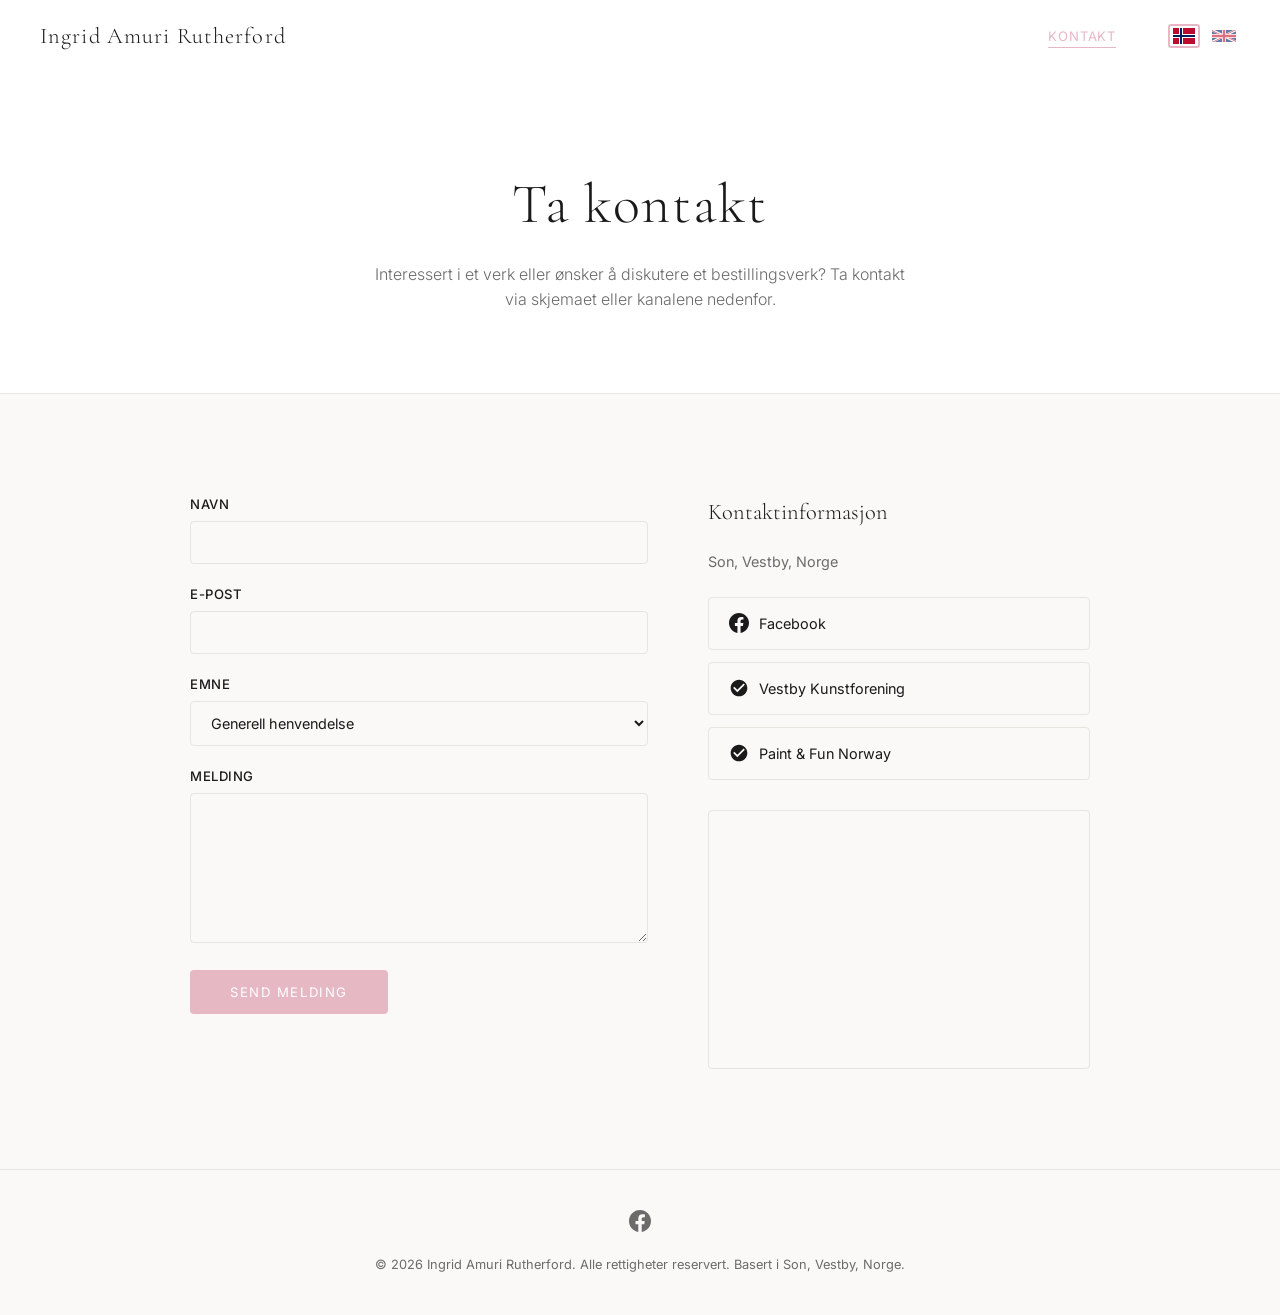
<file: contact.html>
<!DOCTYPE html>
<html lang="en">
<head>
  <meta charset="UTF-8">
  <meta name="viewport" content="width=device-width, initial-scale=1.0">
  <meta name="base-path" content=".">
  <title>Contact — Ingrid Amuri Rutherford | Son, Vestby, Norway</title>
  <meta name="description" content="Get in touch with Ingrid Amuri Rutherford for commissions, course bookings, and art inquiries. Based in Son, Vestby, Norway.">
  <meta name="keywords" content="contact, art commission, course booking, Ingrid Rutherford, Son, Vestby, Norway">
  <link rel="stylesheet" href="assets/css/main.css">
</head>
<body>

  <!-- Navigation -->
  <nav id="navbar" class="scrolled">
    <a href="index.html" class="nav-logo" style="color:var(--text)">Ingrid Amuri Rutherford</a>
    <div class="nav-center">
      <ul class="nav-links" id="nav-links">
        <li><a href="index.html" data-i18n="nav.home">Home</a></li>
        <li><a href="gallery.html" data-i18n="nav.gallery">Gallery</a></li>
        <li><a href="about.html" data-i18n="nav.about">About</a></li>
        <li><a href="courses.html" data-i18n="nav.courses">Courses & Events</a></li>
        <li><a href="shop.html" data-i18n="nav.shop">Shop</a></li>
        <li><a href="contact.html" data-i18n="nav.contact">Contact</a></li>
      </ul>
      <div class="lang-switcher">
        <button class="lang-btn" data-lang="no" title="Norsk"><img src="assets/flags/no.svg" alt="Norsk"></button>
        <button class="lang-btn" data-lang="en" title="English"><img src="assets/flags/en.svg" alt="English"></button>
      </div>
    </div>
    <button class="nav-menu-btn" id="menu-btn">&#9776;</button>
  </nav>

  <!-- Page Header -->
  <div class="page-header">
    <h1 data-i18n="contact.title">Get in Touch</h1>
    <p data-i18n="contact.subtitle">Interested in a piece or want to discuss a commission? Reach out through the form or channels below.</p>
  </div>

  <!-- Contact Section -->
  <section>
    <div class="contact-grid">

      <!-- Contact Form -->
      <div class="contact-form fade-in">
        <form id="contact-form" onsubmit="return handleContactForm(event)">
          <label for="name" data-i18n="contact.form.name">Name</label>
          <input type="text" id="name" name="name" required>

          <label for="email" data-i18n="contact.form.email">Email</label>
          <input type="email" id="email" name="email" required>

          <label for="subject" data-i18n="contact.form.subject">Subject</label>
          <select id="subject" name="subject">
            <option value="general" data-i18n="contact.form.subject.general">General inquiry</option>
            <option value="commission" data-i18n="contact.form.subject.commission">Commission</option>
            <option value="course" data-i18n="contact.form.subject.course">Course booking</option>
            <option value="purchase" data-i18n="contact.form.subject.purchase">Purchase</option>
          </select>

          <label for="message" data-i18n="contact.form.message">Message</label>
          <textarea id="message" name="message" required></textarea>

          <button type="submit" class="btn btn-primary" data-i18n="contact.form.send">Send message</button>
        </form>
      </div>

      <!-- Sidebar -->
      <div class="contact-sidebar fade-in">
        <h3 data-i18n="contact.info.title">Contact Information</h3>
        <p data-i18n="contact.info.location">Son, Vestby, Norway</p>

        <div class="contact-links">
          <a href="https://www.facebook.com/ingrid.rutherford.10/" target="_blank" class="contact-link">
            <svg viewBox="0 0 24 24" fill="currentColor"><path d="M24 12.073c0-6.627-5.373-12-12-12s-12 5.373-12 12c0 5.99 4.388 10.954 10.125 11.854v-8.385H7.078v-3.47h3.047V9.43c0-3.007 1.792-4.669 4.533-4.669 1.312 0 2.686.235 2.686.235v2.953H15.83c-1.491 0-1.956.925-1.956 1.874v2.25h3.328l-.532 3.47h-2.796v8.385C19.612 23.027 24 18.062 24 12.073z"/></svg>
            Facebook
          </a>
          <a href="https://www.vestbykunstforening.no/author/ingridr/" target="_blank" class="contact-link">
            <svg viewBox="0 0 24 24" fill="currentColor"><path d="M12 2C6.48 2 2 6.48 2 12s4.48 10 10 10 10-4.48 10-10S17.52 2 12 2zm-2 15l-5-5 1.41-1.41L10 14.17l7.59-7.59L19 8l-9 9z"/></svg>
            Vestby Kunstforening
          </a>
          <a href="https://www.paintandfun.no/" target="_blank" class="contact-link">
            <svg viewBox="0 0 24 24" fill="currentColor"><path d="M12 2C6.48 2 2 6.48 2 12s4.48 10 10 10 10-4.48 10-10S17.52 2 12 2zm-2 15l-5-5 1.41-1.41L10 14.17l7.59-7.59L19 8l-9 9z"/></svg>
            Paint &amp; Fun Norway
          </a>
        </div>

        <!-- Map -->
        <div class="map-container">
          <iframe src="https://www.openstreetmap.org/export/embed.html?bbox=10.6%2C59.5%2C10.75%2C59.55&layer=mapnik&marker=59.527%2C10.685" allowfullscreen loading="lazy" title="Map of Son, Vestby, Norway"></iframe>
        </div>
      </div>

    </div>
  </section>

  <!-- Footer -->
  <footer>
    <div class="footer-social">
      <a href="https://www.facebook.com/ingrid.rutherford.10/" target="_blank"><svg viewBox="0 0 24 24" fill="currentColor"><path d="M24 12.073c0-6.627-5.373-12-12-12s-12 5.373-12 12c0 5.99 4.388 10.954 10.125 11.854v-8.385H7.078v-3.47h3.047V9.43c0-3.007 1.792-4.669 4.533-4.669 1.312 0 2.686.235 2.686.235v2.953H15.83c-1.491 0-1.956.925-1.956 1.874v2.25h3.328l-.532 3.47h-2.796v8.385C19.612 23.027 24 18.062 24 12.073z"/></svg></a>
    </div>
    <p><span data-i18n="footer.rights">&copy; 2026 Ingrid Amuri Rutherford. All rights reserved.</span> <span data-i18n="footer.location">Based in Son, Vestby, Norway.</span></p>
  </footer>

  <script src="assets/js/i18n.js"></script>
  <script src="assets/js/main.js"></script>
  <script>
    function handleContactForm(e) {
      e.preventDefault();
      const name = document.getElementById('name').value;
      const email = document.getElementById('email').value;
      const subject = document.getElementById('subject').value;
      const message = document.getElementById('message').value;
      const mailSubject = encodeURIComponent(subject + ' — from ' + name);
      const mailBody = encodeURIComponent('From: ' + name + ' (' + email + ')\n\n' + message);
      window.location.href = 'mailto:ingrid@paintandfun.no?subject=' + mailSubject + '&body=' + mailBody;
      return false;
    }
  </script>
</body>
</html>
</file>
<file: assets/css/main.css>
/* ══════════════════════════════════════════════
   Paint & Fun Norway / Ingrid Amuri Rutherford
   Main Stylesheet
   ══════════════════════════════════════════════ */

@import url('https://fonts.googleapis.com/css2?family=Cormorant+Garamond:ital,wght@0,300;0,400;0,600;1,300;1,400&family=Inter:wght@300;400;500&display=swap');

*, *::before, *::after { margin: 0; padding: 0; box-sizing: border-box; }

:root {
  --bg: #faf9f7;
  --text: #1a1a1a;
  --text-light: #6b6b6b;
  --accent: #e6b8c4;
  --accent-light: #d4a0b0;
  --border: #e8e4df;
  --card-bg: #ffffff;
  --hero-overlay: rgba(20, 18, 15, 0.45);
  --serif: 'Cormorant Garamond', Georgia, serif;
  --sans: 'Inter', -apple-system, sans-serif;
  --max-width: 1200px;
}

html { scroll-behavior: smooth; }

body {
  font-family: var(--sans);
  background: var(--bg);
  color: var(--text);
  line-height: 1.6;
  -webkit-font-smoothing: antialiased;
}

a { color: var(--accent); text-decoration: none; transition: color 0.3s; }
a:hover { color: var(--accent-light); }

/* ── Navigation ── */
nav {
  position: fixed;
  top: 0;
  left: 0;
  right: 0;
  z-index: 100;
  padding: 18px 40px;
  display: flex;
  justify-content: space-between;
  align-items: center;
  transition: background 0.3s, box-shadow 0.3s;
}

nav.scrolled {
  background: rgba(250, 249, 247, 0.95);
  backdrop-filter: blur(10px);
  box-shadow: 0 1px 0 var(--border);
}

.nav-logo {
  font-family: var(--serif);
  font-size: 1.4rem;
  font-weight: 300;
  letter-spacing: 0.05em;
  color: #fff;
  text-decoration: none;
  transition: color 0.3s;
}

nav.scrolled .nav-logo { color: var(--text); }

.nav-center {
  display: flex;
  align-items: center;
  gap: 32px;
}

.nav-links {
  display: flex;
  gap: 32px;
  list-style: none;
}

.nav-links a {
  font-size: 0.82rem;
  font-weight: 400;
  letter-spacing: 0.06em;
  text-transform: uppercase;
  color: rgba(255,255,255,0.85);
  text-decoration: none;
  transition: color 0.3s;
  position: relative;
}

.nav-links a.active::after {
  content: '';
  position: absolute;
  bottom: -4px;
  left: 0;
  right: 0;
  height: 1px;
  background: currentColor;
}

nav.scrolled .nav-links a { color: var(--text-light); }
.nav-links a:hover,
.nav-links a.active { color: var(--accent); }

/* ── Language Switcher ── */
.lang-switcher {
  display: flex;
  align-items: center;
  gap: 8px;
  margin-left: 20px;
}

.lang-btn {
  background: none;
  border: 2px solid transparent;
  border-radius: 3px;
  cursor: pointer;
  padding: 2px;
  opacity: 0.6;
  transition: opacity 0.3s, border-color 0.3s;
  display: flex;
  align-items: center;
}

.lang-btn:hover { opacity: 0.9; }
.lang-btn.active {
  opacity: 1;
  border-color: var(--accent);
}

.lang-btn img {
  width: 24px;
  height: 16px;
  display: block;
}

/* ── Mobile Nav ── */
.nav-menu-btn {
  display: none;
  background: none;
  border: none;
  color: #fff;
  font-size: 1.5rem;
  cursor: pointer;
  transition: color 0.3s;
}

nav.scrolled .nav-menu-btn { color: var(--text); }

/* ── Hero ── */
.hero {
  height: 100vh;
  min-height: 600px;
  background: linear-gradient(var(--hero-overlay), var(--hero-overlay)),
    url('https://images.unsplash.com/photo-1513364776144-60967b0f800f?w=1600&q=80') center/cover;
  display: flex;
  align-items: center;
  justify-content: center;
  text-align: center;
  color: #fff;
}

.hero-content {
  max-width: 700px;
  padding: 0 24px;
}

.hero h1 {
  font-family: var(--serif);
  font-size: clamp(2.5rem, 6vw, 4.5rem);
  font-weight: 300;
  letter-spacing: 0.04em;
  line-height: 1.15;
  margin-bottom: 16px;
}

.hero p {
  font-size: 1.05rem;
  font-weight: 300;
  opacity: 0.85;
  margin-bottom: 32px;
  letter-spacing: 0.02em;
}

/* ── Page Header (non-home pages) ── */
.page-header {
  padding: 160px 40px 80px;
  text-align: center;
  background: var(--card-bg);
  border-bottom: 1px solid var(--border);
}

.page-header h1 {
  font-family: var(--serif);
  font-size: clamp(2rem, 5vw, 3.5rem);
  font-weight: 300;
  letter-spacing: 0.03em;
  margin-bottom: 12px;
}

.page-header p {
  color: var(--text-light);
  font-size: 1rem;
  font-weight: 300;
  max-width: 550px;
  margin: 0 auto;
}

/* ── Breadcrumb ── */
.breadcrumb {
  padding: 12px 40px;
  font-size: 0.8rem;
  color: var(--text-light);
  max-width: var(--max-width);
  margin: 0 auto;
}

.breadcrumb a { color: var(--accent); text-decoration: none; }
.breadcrumb span { margin: 0 6px; }

/* ── Buttons ── */
.btn {
  display: inline-block;
  padding: 14px 40px;
  font-family: var(--sans);
  font-size: 0.82rem;
  font-weight: 400;
  letter-spacing: 0.12em;
  text-transform: uppercase;
  text-decoration: none;
  transition: all 0.3s;
  cursor: pointer;
  border: none;
}

.btn-outline {
  border: 1px solid rgba(255,255,255,0.6);
  color: #fff;
  background: transparent;
}

.btn-outline:hover {
  background: #fff;
  color: var(--text);
  border-color: #fff;
}

.btn-primary {
  background: var(--accent);
  color: #fff;
  border-radius: 4px;
}

.btn-primary:hover {
  background: var(--accent-light);
  color: #fff;
}

.btn-secondary {
  border: 1px solid var(--border);
  color: var(--text);
  background: transparent;
  border-radius: 4px;
}

.btn-secondary:hover {
  border-color: var(--accent);
  color: var(--accent);
}

.btn-sm {
  padding: 10px 24px;
  font-size: 0.78rem;
}

/* ── Sections ── */
section {
  padding: 100px 40px;
}

.section-title {
  font-family: var(--serif);
  font-size: clamp(2rem, 4vw, 3rem);
  font-weight: 300;
  text-align: center;
  margin-bottom: 12px;
  letter-spacing: 0.03em;
}

.section-subtitle {
  text-align: center;
  color: var(--text-light);
  font-size: 0.95rem;
  font-weight: 300;
  max-width: 550px;
  margin: 0 auto 60px;
}

.section-alt {
  background: var(--card-bg);
}

/* ── Gallery Grid ── */
.gallery-filters {
  display: flex;
  justify-content: center;
  gap: 12px;
  margin-bottom: 40px;
  flex-wrap: wrap;
}

.filter-btn {
  padding: 8px 20px;
  border: 1px solid var(--border);
  border-radius: 24px;
  background: transparent;
  color: var(--text-light);
  font-family: var(--sans);
  font-size: 0.82rem;
  cursor: pointer;
  transition: all 0.3s;
}

.filter-btn:hover,
.filter-btn.active {
  border-color: var(--accent);
  color: var(--accent);
  background: rgba(139, 111, 78, 0.06);
}

.gallery-grid {
  max-width: var(--max-width);
  margin: 0 auto;
  display: grid;
  grid-template-columns: repeat(auto-fill, minmax(320px, 1fr));
  gap: 24px;
}

.gallery-item {
  position: relative;
  overflow: hidden;
  border-radius: 4px;
  cursor: pointer;
  aspect-ratio: 4/5;
  background: var(--border);
}

.gallery-item img {
  width: 100%;
  height: 100%;
  object-fit: cover;
  transition: transform 0.6s ease;
}

.gallery-item:hover img {
  transform: scale(1.05);
}

.gallery-overlay {
  position: absolute;
  inset: 0;
  background: linear-gradient(transparent 50%, rgba(0,0,0,0.7));
  opacity: 0;
  transition: opacity 0.4s;
  display: flex;
  align-items: flex-end;
  padding: 24px;
}

.gallery-item:hover .gallery-overlay {
  opacity: 1;
}

.gallery-info h3 {
  font-family: var(--serif);
  font-size: 1.3rem;
  font-weight: 400;
  color: #fff;
  margin-bottom: 4px;
}

.gallery-info p {
  font-size: 0.8rem;
  color: rgba(255,255,255,0.7);
}

.gallery-info .price {
  font-size: 0.95rem;
  color: var(--accent-light);
  margin-top: 6px;
  font-weight: 500;
}

/* ── Product / Shop Cards ── */
.product-grid {
  max-width: var(--max-width);
  margin: 0 auto;
  display: grid;
  grid-template-columns: repeat(auto-fill, minmax(280px, 1fr));
  gap: 30px;
}

.product-card {
  background: var(--card-bg);
  border-radius: 6px;
  overflow: hidden;
  border: 1px solid var(--border);
  transition: transform 0.3s, box-shadow 0.3s;
}

.product-card:hover {
  transform: translateY(-4px);
  box-shadow: 0 8px 24px rgba(0,0,0,0.08);
}

.product-card-img {
  aspect-ratio: 4/5;
  overflow: hidden;
  background: var(--border);
}

.product-card-img img {
  width: 100%;
  height: 100%;
  object-fit: cover;
  transition: transform 0.6s;
}

.product-card:hover .product-card-img img {
  transform: scale(1.05);
}

.product-card-body {
  padding: 20px;
}

.product-card-body h3 {
  font-family: var(--serif);
  font-size: 1.2rem;
  font-weight: 400;
  margin-bottom: 4px;
}

.product-card-body .meta {
  font-size: 0.8rem;
  color: var(--text-light);
  margin-bottom: 12px;
}

.product-card-body .price {
  font-size: 1.1rem;
  font-weight: 500;
  color: var(--accent);
  margin-bottom: 16px;
}

.product-card-body .btn { width: 100%; text-align: center; }

/* ── Course Cards ── */
.course-grid {
  max-width: var(--max-width);
  margin: 0 auto;
  display: grid;
  grid-template-columns: repeat(auto-fill, minmax(340px, 1fr));
  gap: 30px;
}

.course-card {
  background: var(--card-bg);
  border-radius: 6px;
  overflow: hidden;
  border: 1px solid var(--border);
  transition: transform 0.3s, box-shadow 0.3s;
}

.course-card:hover {
  transform: translateY(-4px);
  box-shadow: 0 8px 24px rgba(0,0,0,0.08);
}

.course-card-img {
  aspect-ratio: 16/9;
  overflow: hidden;
  background: var(--border);
}

.course-card-img img {
  width: 100%;
  height: 100%;
  object-fit: cover;
}

.course-card-body {
  padding: 24px;
}

.course-card-body .date {
  font-size: 0.78rem;
  text-transform: uppercase;
  letter-spacing: 0.08em;
  color: var(--accent);
  margin-bottom: 8px;
  font-weight: 500;
}

.course-card-body h3 {
  font-family: var(--serif);
  font-size: 1.3rem;
  font-weight: 400;
  margin-bottom: 8px;
}

.course-card-body p {
  font-size: 0.9rem;
  color: var(--text-light);
  line-height: 1.6;
  margin-bottom: 16px;
}

.course-card-footer {
  display: flex;
  justify-content: space-between;
  align-items: center;
}

.course-card-footer .price {
  font-size: 1.1rem;
  font-weight: 500;
  color: var(--text);
}

.course-card-footer .spots {
  font-size: 0.8rem;
  color: var(--accent);
}

/* ── About Page ── */
.about-content {
  max-width: 900px;
  margin: 0 auto;
  display: grid;
  grid-template-columns: 1fr 1.2fr;
  gap: 60px;
  align-items: center;
}

.about-image {
  border-radius: 4px;
  overflow: hidden;
  aspect-ratio: 3/4;
  background: var(--border);
}

.about-image img {
  width: 100%;
  height: 100%;
  object-fit: cover;
}

.about-text h3 {
  font-family: var(--serif);
  font-size: 1.8rem;
  font-weight: 300;
  margin-bottom: 20px;
}

.about-text p {
  color: var(--text-light);
  font-size: 0.95rem;
  font-weight: 300;
  line-height: 1.8;
  margin-bottom: 16px;
}

.tag {
  display: inline-block;
  padding: 4px 14px;
  border: 1px solid var(--border);
  border-radius: 20px;
  font-size: 0.75rem;
  color: var(--text-light);
  margin-right: 8px;
  margin-bottom: 8px;
}

/* ── Statement Block ── */
.statement-block {
  max-width: 700px;
  margin: 0 auto;
  text-align: center;
  padding: 60px 40px;
}

.statement-block h3 {
  font-family: var(--serif);
  font-size: 1.8rem;
  font-weight: 300;
  margin-bottom: 20px;
}

.statement-block p {
  font-size: 1.05rem;
  font-weight: 300;
  line-height: 1.9;
  color: var(--text-light);
  font-style: italic;
}

/* ── CV / Timeline ── */
.cv-list {
  max-width: 700px;
  margin: 0 auto;
  list-style: none;
}

.cv-list li {
  padding: 16px 0;
  border-bottom: 1px solid var(--border);
  display: flex;
  gap: 20px;
}

.cv-list .year {
  font-weight: 500;
  color: var(--accent);
  min-width: 60px;
  font-size: 0.9rem;
}

.cv-list .desc {
  color: var(--text-light);
  font-size: 0.9rem;
}

/* ── Contact Page ── */
.contact-grid {
  max-width: 900px;
  margin: 0 auto;
  display: grid;
  grid-template-columns: 1.2fr 1fr;
  gap: 60px;
}

.contact-form label {
  display: block;
  font-size: 0.82rem;
  font-weight: 500;
  letter-spacing: 0.04em;
  text-transform: uppercase;
  margin-bottom: 6px;
  color: var(--text);
}

.contact-form input,
.contact-form select,
.contact-form textarea {
  width: 100%;
  padding: 12px 16px;
  border: 1px solid var(--border);
  border-radius: 4px;
  font-family: var(--sans);
  font-size: 0.9rem;
  margin-bottom: 20px;
  background: var(--bg);
  color: var(--text);
  transition: border-color 0.3s;
}

.contact-form input:focus,
.contact-form select:focus,
.contact-form textarea:focus {
  outline: none;
  border-color: var(--accent);
}

.contact-form textarea {
  min-height: 150px;
  resize: vertical;
}

.contact-sidebar h3 {
  font-family: var(--serif);
  font-size: 1.4rem;
  font-weight: 300;
  margin-bottom: 20px;
}

.contact-sidebar p {
  color: var(--text-light);
  font-size: 0.9rem;
  margin-bottom: 12px;
}

.contact-links {
  display: flex;
  flex-direction: column;
  gap: 12px;
  margin-top: 24px;
}

.contact-link {
  display: flex;
  align-items: center;
  gap: 10px;
  padding: 14px 20px;
  border: 1px solid var(--border);
  border-radius: 4px;
  text-decoration: none;
  color: var(--text);
  font-size: 0.9rem;
  transition: all 0.3s;
}

.contact-link:hover {
  border-color: var(--accent);
  color: var(--accent);
  transform: translateY(-2px);
  box-shadow: 0 4px 12px rgba(0,0,0,0.06);
}

.contact-link svg {
  width: 20px;
  height: 20px;
  flex-shrink: 0;
}

/* ── Map ── */
.map-container {
  margin-top: 30px;
  border-radius: 4px;
  overflow: hidden;
  border: 1px solid var(--border);
}

.map-container iframe {
  width: 100%;
  height: 250px;
  border: 0;
}

/* ── Private Events Block ── */
.cta-block {
  max-width: 700px;
  margin: 0 auto;
  text-align: center;
  padding: 60px 40px;
  background: var(--card-bg);
  border: 1px solid var(--border);
  border-radius: 8px;
}

.cta-block h3 {
  font-family: var(--serif);
  font-size: 1.8rem;
  font-weight: 300;
  margin-bottom: 16px;
}

.cta-block p {
  color: var(--text-light);
  font-size: 0.95rem;
  line-height: 1.7;
  margin-bottom: 24px;
}

/* ── Lightbox ── */
.lightbox {
  display: none;
  position: fixed;
  inset: 0;
  z-index: 200;
  background: rgba(0,0,0,0.92);
  align-items: center;
  justify-content: center;
  padding: 40px;
}

.lightbox.open { display: flex; }

.lightbox-close {
  position: absolute;
  top: 20px;
  right: 24px;
  background: none;
  border: none;
  color: rgba(255,255,255,0.7);
  font-size: 2rem;
  cursor: pointer;
  transition: color 0.2s;
}

.lightbox-close:hover { color: #fff; }

.lightbox-content {
  max-width: 800px;
  max-height: 80vh;
  text-align: center;
}

.lightbox-content img {
  max-width: 100%;
  max-height: 70vh;
  object-fit: contain;
  border-radius: 4px;
}

.lightbox-info {
  color: #fff;
  margin-top: 20px;
}

.lightbox-info h3 {
  font-family: var(--serif);
  font-size: 1.5rem;
  font-weight: 400;
}

.lightbox-info p {
  color: rgba(255,255,255,0.6);
  font-size: 0.9rem;
  margin-top: 6px;
}

.lightbox-info .price {
  color: var(--accent-light);
  font-size: 1.1rem;
  margin-top: 10px;
  font-weight: 500;
}

/* ── Footer ── */
footer {
  text-align: center;
  padding: 40px;
  border-top: 1px solid var(--border);
  color: var(--text-light);
  font-size: 0.8rem;
}

footer a { color: var(--accent); text-decoration: none; }

.footer-social {
  display: flex;
  justify-content: center;
  gap: 16px;
  margin-bottom: 16px;
}

.footer-social a {
  color: var(--text-light);
  transition: color 0.3s;
}

.footer-social a:hover { color: var(--accent); }

.footer-social svg {
  width: 22px;
  height: 22px;
}

/* ── 404 ── */
.error-page {
  min-height: 100vh;
  display: flex;
  align-items: center;
  justify-content: center;
  text-align: center;
  padding: 40px;
}

.error-page h1 {
  font-family: var(--serif);
  font-size: 4rem;
  font-weight: 300;
  margin-bottom: 16px;
}

.error-page p {
  color: var(--text-light);
  margin-bottom: 32px;
}

/* ── Sort Bar ── */
.shop-controls {
  max-width: var(--max-width);
  margin: 0 auto 40px;
  display: flex;
  justify-content: space-between;
  align-items: center;
  flex-wrap: wrap;
  gap: 16px;
}

.shop-controls .filters {
  display: flex;
  gap: 12px;
  flex-wrap: wrap;
}

.shop-controls select {
  padding: 8px 16px;
  border: 1px solid var(--border);
  border-radius: 4px;
  font-family: var(--sans);
  font-size: 0.85rem;
  background: var(--card-bg);
  color: var(--text);
  cursor: pointer;
}

/* ── Animations ── */
.fade-in {
  opacity: 0;
  transform: translateY(20px);
  transition: opacity 0.6s ease, transform 0.6s ease;
}

.fade-in.visible {
  opacity: 1;
  transform: translateY(0);
}

/* ── Mobile ── */
@media (max-width: 768px) {
  nav { padding: 14px 20px; }
  .nav-links { display: none; }
  .nav-menu-btn { display: block; }

  .nav-links.mobile-open {
    display: flex;
    flex-direction: column;
    position: absolute;
    top: 100%;
    left: 0;
    right: 0;
    background: rgba(250,249,247,0.98);
    backdrop-filter: blur(10px);
    padding: 20px;
    gap: 16px;
    box-shadow: 0 4px 12px rgba(0,0,0,0.08);
  }

  .nav-links.mobile-open a { color: var(--text); }

  .lang-switcher {
    margin-left: 0;
    position: absolute;
    top: 18px;
    right: 60px;
  }

  section { padding: 60px 20px; }

  .page-header { padding: 120px 20px 60px; }

  .gallery-grid {
    grid-template-columns: repeat(auto-fill, minmax(260px, 1fr));
    gap: 16px;
  }

  .about-content {
    grid-template-columns: 1fr;
    gap: 30px;
  }

  .contact-grid {
    grid-template-columns: 1fr;
    gap: 30px;
  }

  .course-grid {
    grid-template-columns: 1fr;
  }

  .product-grid {
    grid-template-columns: repeat(auto-fill, minmax(240px, 1fr));
  }

  .lightbox { padding: 20px; }

  .shop-controls {
    flex-direction: column;
    align-items: stretch;
  }
}
</file>
